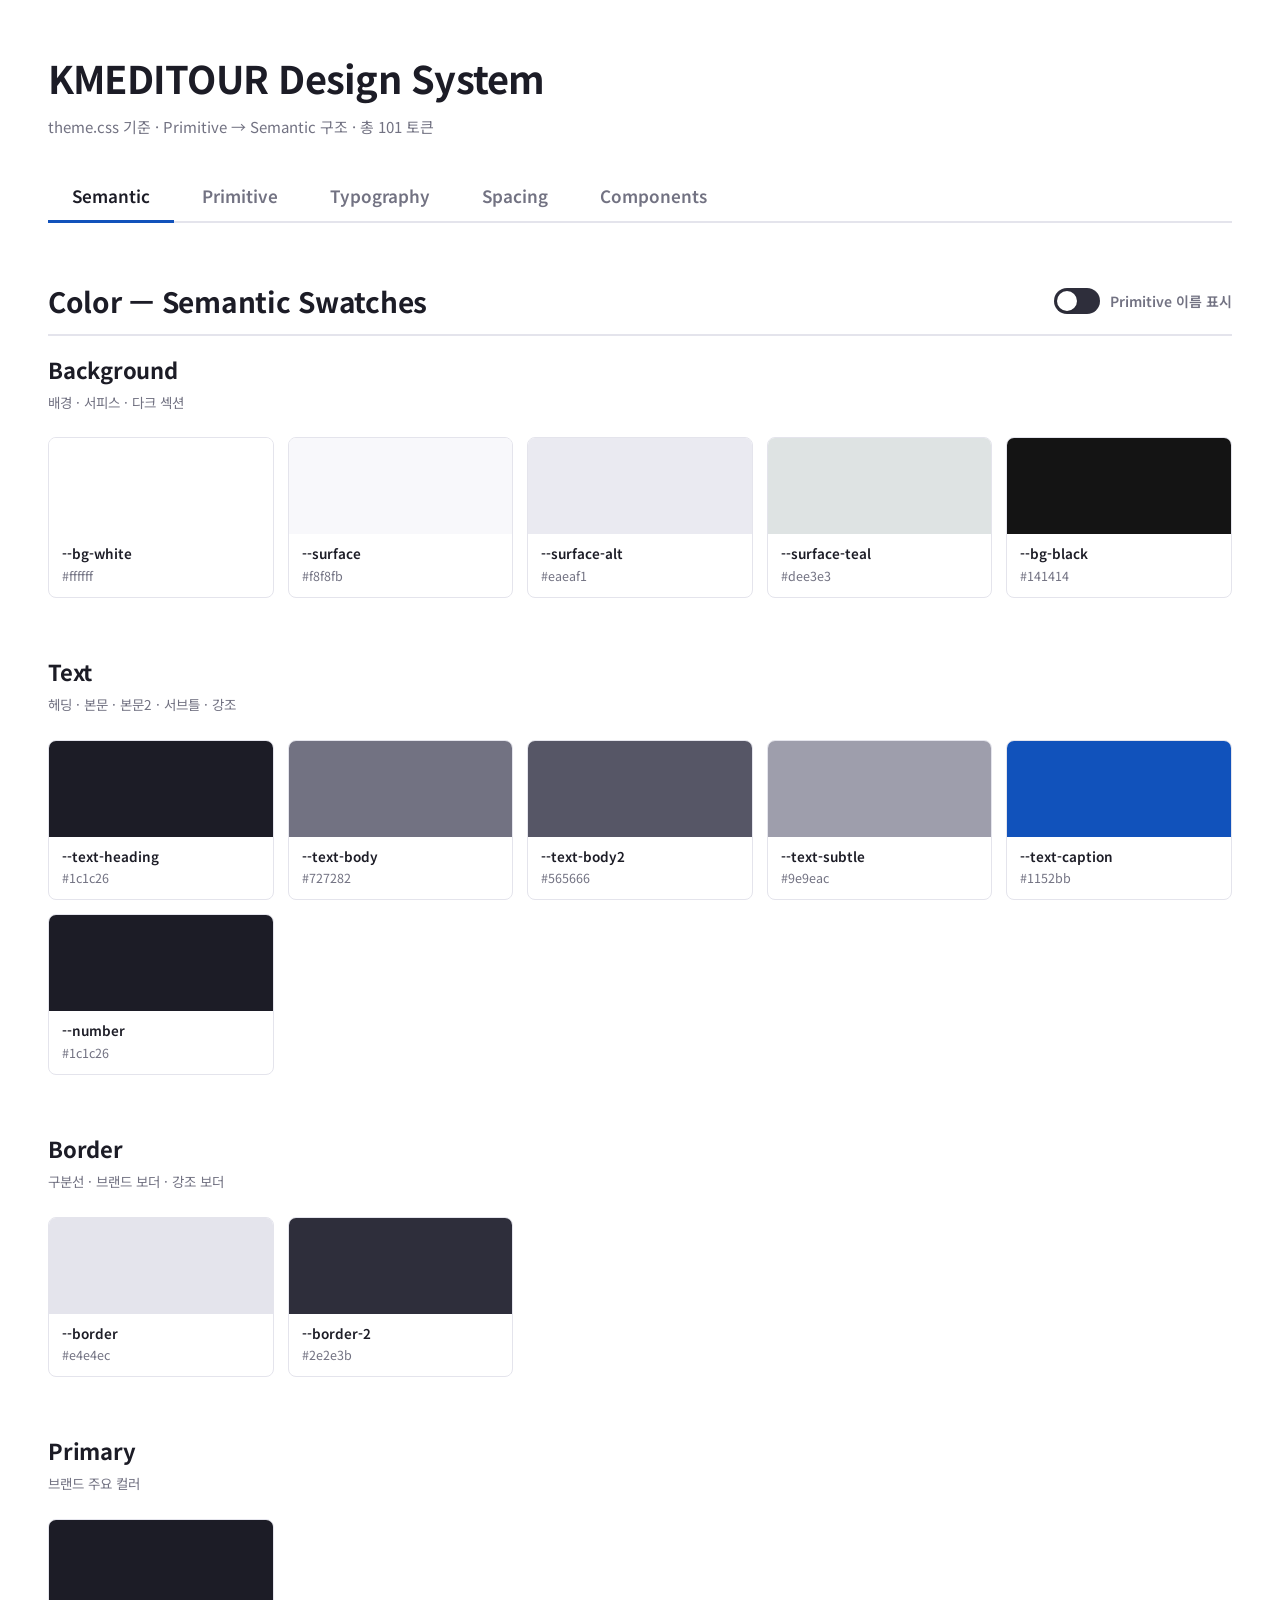
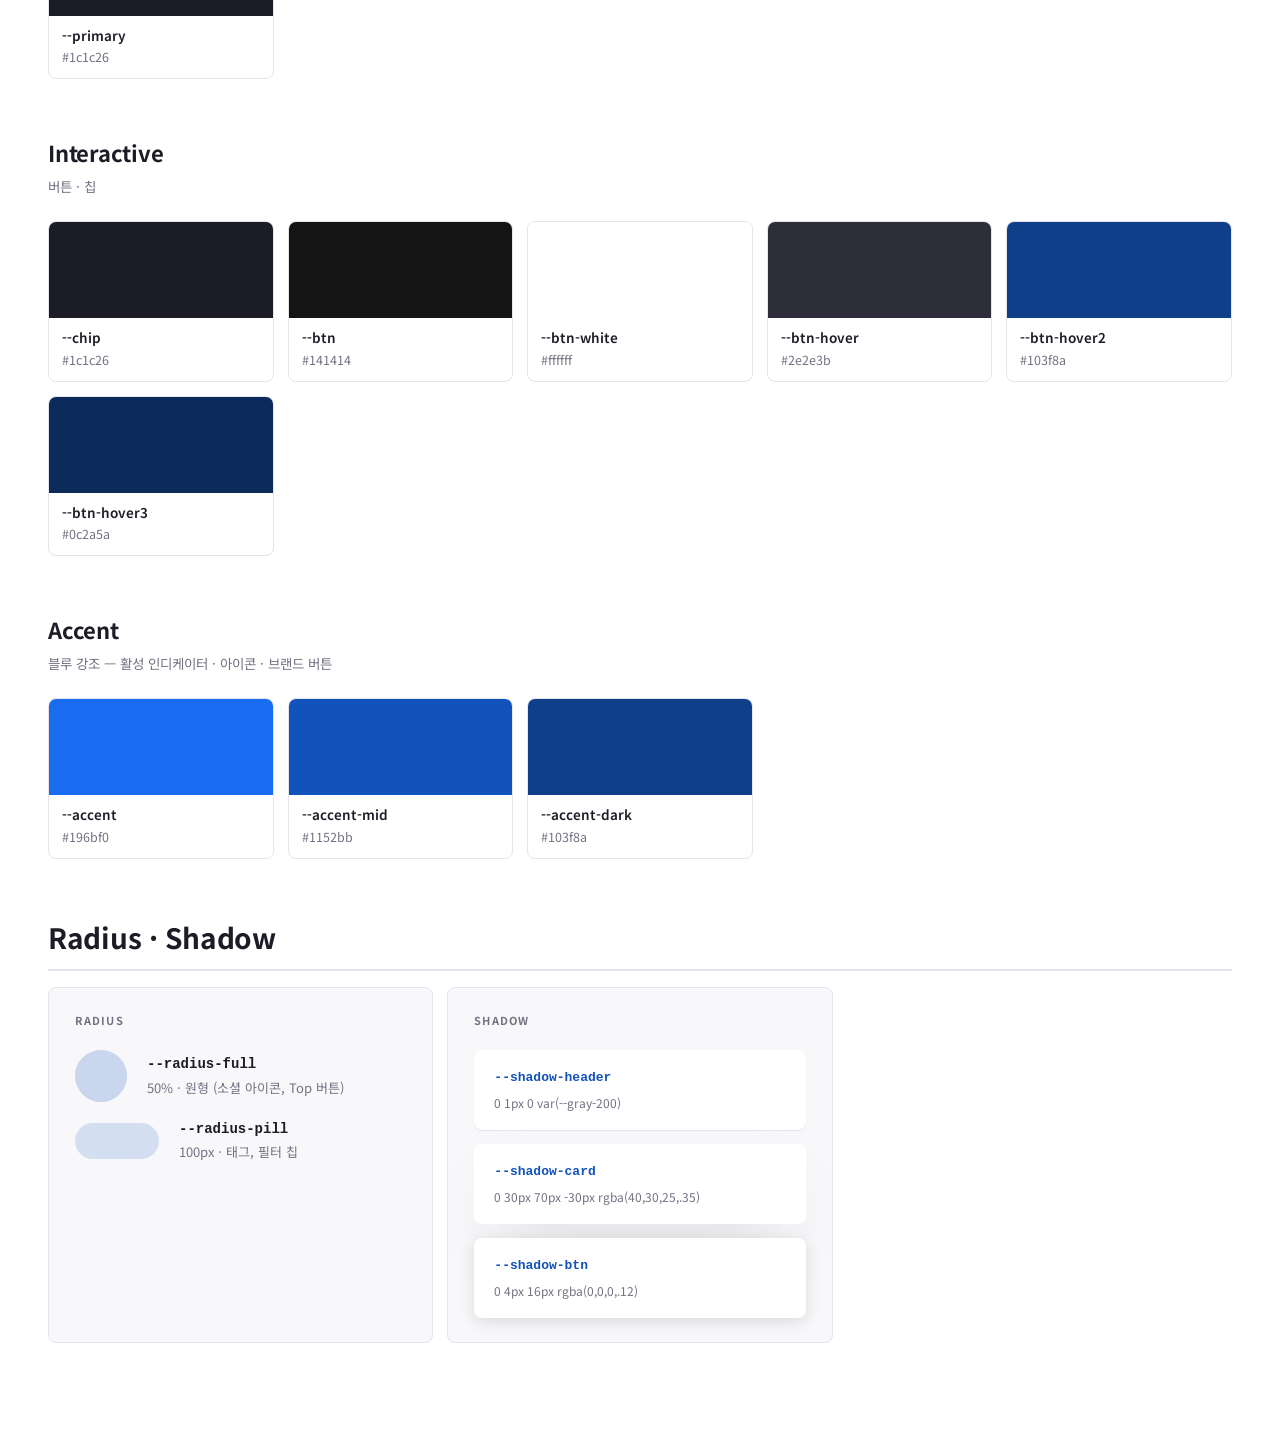
<file: design-system.html>
<!DOCTYPE html>
<html lang="ko">
<head>
<meta charset="UTF-8">
<meta name="viewport" content="width=device-width, initial-scale=1">
<title>KMEDITOUR — Design System</title>
<link rel="preconnect" href="https://fonts.googleapis.com">
<link rel="preconnect" href="https://fonts.gstatic.com" crossorigin>
<link href="https://fonts.googleapis.com/css2?family=Noto+Sans+KR:wght@400;500;600;700&display=swap" rel="stylesheet">
<link rel="stylesheet" href="theme.css">
<style>
:root { --ui: 'Noto Sans KR', sans-serif; }

body {
  font-family: var(--ui);
  background: var(--bg-white);
  color: var(--text-body);
  margin: 0;
  padding: 48px 48px 100px;
  font-size: 16px;
  line-height: 1.6;
}

h1 { font-weight: 700; color: var(--text-heading); font-size: 38px; margin: 0 0 6px; letter-spacing: -.02em; }
.sub { color: var(--text-body); margin: 0 0 32px; font-size: 15px; }
h2 { font-weight: 700; color: var(--text-heading); font-size: 28px; margin: 56px 0 16px; border-bottom: 2px solid var(--border); padding-bottom: 10px; letter-spacing: -.01em; }

/* ─── Tabs ─── */
.tabs { display: flex; gap: 4px; margin: 0 0 40px; border-bottom: 2px solid var(--border); }
.tab {
  appearance: none; border: none; background: none;
  font-family: var(--ui); font-size: 17px; font-weight: 600;
  color: var(--text-body);
  padding: 12px 24px; cursor: pointer;
  border-bottom: 3px solid transparent; margin-bottom: -2px;
  transition: color .2s, border-color .2s;
}
.tab:hover { color: var(--text-heading); }
.tab.active { color: var(--text-heading); border-bottom-color: var(--text-caption); }
.panel { display: none; }
.panel.active { display: block; }

/* ─── Section header + toggle ─── */
.sec-head { display: flex; align-items: center; justify-content: space-between; gap: 16px; margin: 56px 0 16px; border-bottom: 2px solid var(--border); padding-bottom: 10px; flex-wrap: wrap; }
.sec-head h2 { margin: 0; border: none; padding: 0; }
.toggle { display: inline-flex; align-items: center; gap: 10px; font-size: 14px; font-weight: 600; color: var(--text-body); cursor: pointer; user-select: none; }
.toggle input { position: absolute; opacity: 0; width: 0; height: 0; }
.track { width: 46px; height: 26px; border-radius: 99px; background: var(--border-2); position: relative; transition: background .2s; flex-shrink: 0; }
.track::after { content: ""; position: absolute; top: 3px; left: 3px; width: 20px; height: 20px; border-radius: 50%; background: var(--white); box-shadow: 0 1px 3px rgba(0,0,0,.25); transition: transform .2s; }
.toggle input:checked + .track { background: var(--text-caption); }
.toggle input:checked + .track::after { transform: translateX(20px); }

/* ─── Color swatches ─── */
.swrow { margin-bottom: 56px; }
.rtitle { font-size: 22px; font-weight: 700; color: var(--text-heading); margin: 0 0 5px; letter-spacing: -.01em; }
.rdesc { font-size: 13.5px; color: var(--text-body); margin: 0 0 24px; }
.grid { display: grid; grid-template-columns: repeat(auto-fill, minmax(190px, 1fr)); gap: 14px; }
.sw { position: relative; border: 1px solid var(--border); border-radius: 8px; overflow: hidden; background: var(--white); }
.sw .c { height: 96px; }
.sw .l { padding: 11px 13px; }
.sw .n { font-size: 13.5px; color: var(--text-heading); font-weight: 600; line-height: 1.3; word-break: break-all; }
.sw .h { font-size: 12.5px; color: var(--text-body); margin-top: 3px; font-weight: 400; }
.sw .h .pm { display: none; }
.sw .h .pm .pn { color: var(--red-500); font-weight: 600; }
body.show-prim .sw .h .pm { display: inline; }
.fan { position: absolute; top: 8px; right: 8px; font-size: 12px; font-weight: 700; color: var(--white); background: rgba(0,0,0,.32); border-radius: 99px; padding: 2px 8px; backdrop-filter: blur(2px); }
.fan.hot { background: var(--text-caption); }

/* ─── Typography ─── */
.type-grid { display: flex; flex-direction: column; gap: 6px; }
.type-row {
  display: grid;
  grid-template-columns: 180px 1fr 200px;
  align-items: center;
  gap: 24px;
  padding: 14px 20px;
  border: 1px solid var(--border);
  border-radius: 8px;
  background: var(--surface);
}
.type-token { font-size: 13px; font-weight: 700; color: var(--text-caption); font-family: ui-monospace, monospace; }
.type-preview { color: var(--text-heading); font-family: Optima, Candara, "Pretendard", sans-serif; line-height: 1.1; white-space: nowrap; overflow: hidden; text-overflow: ellipsis; }
.type-meta { font-size: 12.5px; color: var(--text-body); text-align: right; }

/* ─── Spacing ─── */
.space-grid { display: flex; flex-direction: column; gap: 6px; }
.space-row {
  display: grid;
  grid-template-columns: 160px 1fr 120px;
  align-items: center;
  gap: 20px;
  padding: 10px 20px;
  border: 1px solid var(--border);
  border-radius: 8px;
  background: var(--surface);
}
.space-token { font-size: 13px; font-weight: 700; color: var(--text-caption); font-family: ui-monospace, monospace; }
.space-bar-wrap { height: 10px; background: var(--border); border-radius: 99px; overflow: hidden; }
.space-bar { height: 100%; background: var(--text-caption); border-radius: 99px; opacity: 0.7; }
.space-val { font-size: 12.5px; color: var(--text-body); text-align: right; font-family: ui-monospace, monospace; }

/* ─── Radius / Shadow ─── */
.nc-grid { display: grid; grid-template-columns: repeat(auto-fill, minmax(300px, 1fr)); gap: 14px; }
.ncard { background: var(--surface); border: 1px solid var(--border); border-radius: 8px; padding: 24px 26px; }
.nclab { font-size: 11px; font-weight: 700; letter-spacing: .1em; text-transform: uppercase; color: var(--text-body); margin: 0 0 20px; }
.r-row { display: flex; align-items: center; gap: 20px; margin-bottom: 16px; }
.r-row:last-child { margin-bottom: 0; }
.r-prev-full { width: 48px; height: 48px; flex-shrink: 0; background: var(--text-caption); opacity: 0.2; border-radius: 50%; border: 2px solid var(--text-caption); }
.r-prev-pill { width: 80px; height: 32px; flex-shrink: 0; background: var(--text-caption); opacity: 0.15; border-radius: 100px; border: 2px solid var(--text-caption); }
.r-meta .code { font-size: 14px; font-weight: 700; color: var(--text-heading); font-family: ui-monospace, monospace; }
.r-meta .desc { font-size: 13px; color: var(--text-body); margin-top: 2px; }
.sh-row { display: flex; flex-direction: column; gap: 14px; }
.sh-item { padding: 18px 20px; background: var(--white); border-radius: 8px; }
.sh-item.sh-header { box-shadow: var(--shadow-header); }
.sh-item.sh-card { box-shadow: var(--shadow-card); }
.sh-item.sh-btn { box-shadow: var(--shadow-btn); }
.sh-token { font-size: 13px; font-weight: 700; color: var(--text-caption); font-family: ui-monospace, monospace; }
.sh-val { font-size: 12px; color: var(--text-body); margin-top: 4px; }

/* ─── Primary ─── */
.primary-showcase {
  display: grid;
  grid-template-columns: 260px 1fr;
  border-radius: 10px;
  overflow: hidden;
  border: 1px solid var(--border);
  margin-bottom: 8px;
}
.primary-swatch {
  background: var(--primary);
  display: flex;
  flex-direction: column;
  justify-content: flex-end;
  padding: 24px;
  gap: 4px;
}
.primary-swatch .ps-name { font-size: 13px; font-weight: 700; color: rgba(255,255,255,.55); letter-spacing: .06em; text-transform: uppercase; }
.primary-swatch .ps-hex  { font-size: 22px; font-weight: 700; color: #fff; font-family: ui-monospace, monospace; letter-spacing: .02em; }
.primary-swatch .ps-var  { font-size: 12px; color: rgba(255,255,255,.45); margin-top: 2px; font-family: ui-monospace, monospace; }
.primary-usage {
  background: var(--surface);
  padding: 24px 28px;
  display: flex;
  flex-direction: column;
  gap: 16px;
  justify-content: center;
}
.primary-usage .pu-label { font-size: 11px; font-weight: 700; letter-spacing: .1em; text-transform: uppercase; color: var(--text-subtle); margin-bottom: 4px; }
.primary-usage .pu-row   { display: flex; align-items: center; gap: 12px; flex-wrap: wrap; }
.pu-btn  { display: inline-flex; align-items: center; height: 40px; padding: 0 20px; font-size: 13px; font-weight: 600; letter-spacing: .06em; background: var(--primary); color: #fff; border: none; border-radius: 2px; cursor: default; }
.pu-text { font-size: 18px; font-weight: 700; color: var(--primary); font-family: Optima, Candara, "Pretendard", sans-serif; }
.pu-border { display: inline-flex; align-items: center; height: 40px; padding: 0 20px; font-size: 13px; font-weight: 600; color: var(--primary); border: 1.5px solid var(--primary); border-radius: 2px; background: transparent; cursor: default; }
.pu-dot { width: 36px; height: 36px; border-radius: 50%; background: var(--primary); }

/* ─── Components ─── */
.comp-row { display: flex; gap: 14px; flex-wrap: wrap; align-items: center; margin-bottom: 14px; }
.ds-btn {
  display: inline-flex; align-items: center; justify-content: center;
  height: 54px; padding: 0 28px;
  font-family: var(--ui); font-size: 14px; font-weight: 600;
  letter-spacing: 0.08em; cursor: pointer;
  transition: background .3s, color .3s;
}
.ds-btn-solid { background: var(--btn); color: var(--white); border: none; }
.ds-btn-solid:hover { background: var(--btn-hover); }
.ds-btn-outline { background: transparent; border: 1px solid var(--text-heading); color: var(--text-heading); }
.ds-btn-outline:hover { background: var(--text-heading); color: var(--bg-white); }
.ds-btn-primary2 { background: var(--blue-700); color: var(--white); border: none; }
.ds-btn-primary2:hover { background: var(--btn-hover3); }
.ds-card {
  background: var(--white); border: 1px solid var(--border);
  border-radius: 8px; padding: 24px 26px; max-width: 340px;
  box-shadow: var(--shadow-card);
}
.ds-card h3 { font-weight: 700; font-size: 20px; color: var(--text-heading); margin: 0 0 8px; }
.ds-card p { color: var(--text-body); font-size: 15px; margin: 0; line-height: 1.7; }
.ds-card .ds-eyebrow { font-size: 12px; font-weight: 700; letter-spacing: .1em; text-transform: uppercase; color: var(--text-caption); margin: 0 0 10px; }
.ds-chip {
  display: inline-block; padding: 7px 16px; border-radius: var(--radius-pill);
  font-size: 13px; font-weight: 600; font-family: var(--ui);
}
.ds-chip-active { background: var(--chip); color: var(--white); }
.ds-chip-idle { background: transparent; border: 2px solid var(--border-2); color: var(--chip); }
.ds-section-preview {
  background: var(--surface); border-radius: 8px; padding: 40px 36px;
  border: 1px solid var(--border);
}
.ds-section-preview .ey { font-size: 13px; font-weight: 700; letter-spacing: .1em; text-transform: uppercase; color: var(--text-caption); margin: 0 0 14px; }
.ds-section-preview .ttl { font-size: 32px; font-weight: 700; color: var(--text-heading); line-height: 1.1; margin: 0 0 14px; letter-spacing: -.02em; font-family: Optima, Candara, "Pretendard", sans-serif; }
.ds-section-preview .body { font-size: 15px; color: var(--text-body); max-width: 48ch; line-height: 1.75; }
.ds-dark-preview {
  background: var(--bg-black); border-radius: 8px; padding: 40px 36px;
  color: var(--white);
}
.ds-dark-preview .ttl { font-size: 28px; font-weight: 700; letter-spacing: -.01em; margin: 0 0 12px; font-family: Optima, Candara, "Pretendard", sans-serif; }
.ds-dark-preview .body { font-size: 15px; color: rgba(255,255,255,0.62); line-height: 1.75; }
.ds-cta-preview {
  background: var(--bg-black); border-radius: 8px; padding: 40px 36px;
  color: var(--white); text-align: center;
}
.ds-cta-preview .ttl { font-size: 28px; font-weight: 700; margin: 0 0 12px; font-family: Optima, Candara, "Pretendard", sans-serif; }
.ds-cta-preview .body { font-size: 15px; color: rgba(255,255,255,0.85); margin-bottom: 24px; }
.comp-label { font-size: 12px; font-weight: 700; letter-spacing: .08em; text-transform: uppercase; color: var(--text-body); margin: 28px 0 10px; }

/* ─── Print ─── */
@media print {
  * { -webkit-print-color-adjust: exact; print-color-adjust: exact; }

  body {
    padding: 24px 32px; font-size: 13px;
    background: #ffffff !important;
  }
  /* 배경·서피스 계열 흰색으로 */
  :root {
    --bg-white: #ffffff !important;
    --surface: #f8f8f8 !important;
  }
  .sw, .ncard, .type-row, .space-row, .ds-section-preview {
    background: #ffffff !important;
  }

  /* 탭 네비게이션 숨김 */
  .tabs { display: none !important; }
  .toggle { display: none !important; }

  /* 모든 패널 표시 */
  .panel { display: block !important; }

  /* 탭 섹션 구분: 각 패널 앞에 탭 제목 표시 */
  #panel-semantic::before  { content: "Semantic"; display: block; font-size: 22px; font-weight: 700; color: var(--text-heading); border-bottom: 3px solid var(--text-caption); padding-bottom: 8px; margin-bottom: 24px; }
  #panel-primitive::before { content: "Primitive"; display: block; font-size: 22px; font-weight: 700; color: var(--text-heading); border-bottom: 3px solid var(--text-caption); padding-bottom: 8px; margin-bottom: 24px; }
  #panel-type::before      { content: "Typography"; display: block; font-size: 22px; font-weight: 700; color: var(--text-heading); border-bottom: 3px solid var(--text-caption); padding-bottom: 8px; margin-bottom: 24px; }
  #panel-spacing::before   { content: "Spacing"; display: block; font-size: 22px; font-weight: 700; color: var(--text-heading); border-bottom: 3px solid var(--text-caption); padding-bottom: 8px; margin-bottom: 24px; }
  #panel-components::before{ content: "Components"; display: block; font-size: 22px; font-weight: 700; color: var(--text-heading); border-bottom: 3px solid var(--text-caption); padding-bottom: 8px; margin-bottom: 24px; }

  /* 패널 간 페이지 나누기 */
  #panel-primitive { page-break-before: always; margin-top: 0; }
  #panel-type      { page-break-before: always; margin-top: 0; }
  #panel-spacing   { page-break-before: always; margin-top: 0; }
  #panel-components{ page-break-before: always; margin-top: 0; }

  /* 색상 그리드: 컬럼 고정 */
  .grid { grid-template-columns: repeat(4, 1fr); gap: 10px; }
  .sw .c { height: 72px; }

  /* 타이포·스페이싱 행 줄 나눔 방지 */
  .type-row, .space-row { page-break-inside: avoid; }

  /* 카드·섹션 프리뷰 줄 나눔 방지 */
  .ncard, .ds-card, .ds-section-preview, .ds-dark-preview, .ds-cta-preview { page-break-inside: avoid; }

  h1 { font-size: 28px; }
  h2 { font-size: 20px; margin-top: 32px; }
}
</style>
</head>
<body>

<h1>KMEDITOUR Design System</h1>
<p class="sub">theme.css 기준 · Primitive → Semantic 구조 · 총 101 토큰</p>

<div class="tabs">
  <button class="tab active" data-tab="semantic">Semantic</button>
  <button class="tab" data-tab="primitive">Primitive</button>
  <button class="tab" data-tab="type">Typography</button>
  <button class="tab" data-tab="spacing">Spacing</button>
  <button class="tab" data-tab="components">Components</button>
</div>

<!-- ==============================
     탭 1 : SEMANTIC
     ============================== -->
<section class="panel active" id="panel-semantic">

  <div class="sec-head">
    <h2>Color — Semantic Swatches</h2>
    <label class="toggle">
      <input type="checkbox" id="primToggle">
      <span class="track"></span>Primitive 이름 표시
    </label>
  </div>
  <div id="semRows"></div>

  <h2>Radius · Shadow</h2>
  <div class="nc-grid">
    <div class="ncard">
      <p class="nclab">Radius</p>
      <div class="r-row">
        <span class="r-prev-full"></span>
        <div class="r-meta">
          <div class="code">--radius-full</div>
          <div class="desc">50% · 원형 (소셜 아이콘, Top 버튼)</div>
        </div>
      </div>
      <div class="r-row">
        <span class="r-prev-pill"></span>
        <div class="r-meta">
          <div class="code">--radius-pill</div>
          <div class="desc">100px · 태그, 필터 칩</div>
        </div>
      </div>
    </div>

    <div class="ncard">
      <p class="nclab">Shadow</p>
      <div class="sh-row">
        <div class="sh-item sh-header">
          <div class="sh-token">--shadow-header</div>
          <div class="sh-val">0 1px 0 var(--gray-200)</div>
        </div>
        <div class="sh-item sh-card">
          <div class="sh-token">--shadow-card</div>
          <div class="sh-val">0 30px 70px -30px rgba(40,30,25,.35)</div>
        </div>
        <div class="sh-item sh-btn">
          <div class="sh-token">--shadow-btn</div>
          <div class="sh-val">0 4px 16px rgba(0,0,0,.12)</div>
        </div>
      </div>
    </div>
  </div>

</section>

<!-- ==============================
     탭 2 : PRIMITIVE
     ============================== -->
<section class="panel" id="panel-primitive">
  <h2>Primitive Palette</h2>
  <p class="sub" style="margin-top:-6px">실제 사용 중인 원시 색상 14개. 우측 숫자 = 이 색을 참조하는 Semantic 토큰 수. 빨간 배지 = 3개 이상.</p>
  <div id="primRows"></div>
</section>

<!-- ==============================
     탭 3 : TYPOGRAPHY
     ============================== -->
<section class="panel" id="panel-type">
  <h2>Font Family</h2>
  <div class="nc-grid">
    <div class="ncard">
      <p class="nclab">Font · --font-sans</p>
      <div style="font-family: Optima, Candara, 'Pretendard', sans-serif; font-size: 48px; line-height: 1; color: var(--text-heading); margin-bottom: 12px; font-weight: 400;">Aa 가나다</div>
      <div style="font-size: 13px; color: var(--text-body);">Optima, Candara, "Pretendard", source-sans-pro, sans-serif</div>
    </div>
  </div>

  <h2>Font Size Scale</h2>
  <div class="type-grid" id="typeRows"></div>

  <h2>Letter Spacing Scale</h2>
  <div class="type-grid" id="trackRows"></div>
</section>

<!-- ==============================
     탭 4 : SPACING
     ============================== -->
<section class="panel" id="panel-spacing">
  <h2>Spacing Scale</h2>
  <div class="space-grid" id="spaceRows"></div>
</section>

<!-- ==============================
     탭 5 : COMPONENTS
     ============================== -->
<section class="panel" id="panel-components">

  <h2>Primary Color</h2>
  <div class="primary-showcase">
    <div class="primary-swatch">
      <span class="ps-name">Primary</span>
      <span class="ps-hex" id="primary-hex">#1a1d23</span>
      <span class="ps-var">--primary → --gray-900</span>
    </div>
    <div class="primary-usage">
      <div>
        <div class="pu-label">Usage</div>
        <div class="pu-row">
          <span class="pu-btn">상담예약하기</span>
          <span class="pu-border">더 알아보기</span>
          <span class="pu-text">KMEDITOUR</span>
          <span class="pu-dot"></span>
        </div>
      </div>
      <div style="font-size:12.5px;color:var(--text-subtle);line-height:1.7;">
        <code style="background:var(--border);padding:1px 6px;border-radius:3px;font-size:11.5px;">--chip</code>
        <code style="background:var(--border);padding:1px 6px;border-radius:3px;font-size:11.5px;">--text-heading</code>
        <code style="background:var(--border);padding:1px 6px;border-radius:3px;font-size:11.5px;">--primary</code>
        → <strong style="color:var(--text-heading)">--gray-900</strong> (#1c1c26) ·
        <code style="background:var(--border);padding:1px 6px;border-radius:3px;font-size:11.5px;">--btn</code>
        → <strong style="color:var(--text-heading)">--gray-950</strong> (#14141c)
      </div>
    </div>
  </div>

  <h2>Button</h2>
  <div class="comp-row">
    <button class="ds-btn ds-btn-solid">상담예약하기</button>
    <button class="ds-btn ds-btn-primary2">대표 전화하기</button>
    <button class="ds-btn ds-btn-outline">더 알아보기</button>
  </div>
  <div style="font-size:13px;color:var(--text-body);margin-top:8px;line-height:2;">
    Solid: <code style="font-size:12px;background:var(--surface);padding:2px 7px;border-radius:4px;">--btn</code> hover → <code style="font-size:12px;background:var(--surface);padding:2px 7px;border-radius:4px;">--btn-hover</code> ·
    Primary2: <code style="font-size:12px;background:var(--surface);padding:2px 7px;border-radius:4px;">--blue-700</code> hover → <code style="font-size:12px;background:var(--surface);padding:2px 7px;border-radius:4px;">--btn-hover3</code> (deep blue)
  </div>

  <h2>Filter Chip</h2>
  <div class="comp-row">
    <span class="ds-chip ds-chip-active">전체</span>
    <span class="ds-chip ds-chip-idle">의료</span>
    <span class="ds-chip ds-chip-idle">관광</span>
    <span class="ds-chip ds-chip-idle">숙소</span>
  </div>

  <h2>Card</h2>
  <p class="comp-label">Light Surface</p>
  <div class="ds-card">
    <p class="ds-eyebrow">KMEDITOUR</p>
    <h3>전담 코디네이터 케어</h3>
    <p>카드 배경 <code style="font-size:12px;background:var(--border);padding:1px 6px;border-radius:3px;">--white</code>, 텍스트 <code style="font-size:12px;background:var(--border);padding:1px 6px;border-radius:3px;">--text-body</code>, 보더 <code style="font-size:12px;background:var(--border);padding:1px 6px;border-radius:3px;">--border</code></p>
  </div>

  <h2>Section Pattern</h2>
  <p class="comp-label">Light Section (--surface)</p>
  <div class="ds-section-preview">
    <p class="ey">KMEDITOUR</p>
    <p class="ttl">의료부터 관광까지<br>모든 케어</p>
    <p class="body">전담 코디네이터가 당신만의 맞춤 케어로 특별한 한국 여행을 완성합니다. 색상: <strong style="color:var(--text-caption)">--caption</strong> / <strong style="color:var(--text-heading)">--heading</strong> / <strong style="color:var(--text-body)">--body</strong></p>
  </div>

  <p class="comp-label" style="margin-top:24px;">Dark Section (--bg-black)</p>
  <div class="ds-dark-preview">
    <p class="ttl">신뢰할 수 있는 파트너</p>
    <p class="body">배경 <code style="font-size:12px;background:rgba(255,255,255,0.12);color:#fff;padding:1px 6px;border-radius:3px;">--bg-black</code> (#141414) · 텍스트 rgba(255,255,255,0.62)</p>
  </div>

  <p class="comp-label" style="margin-top:24px;">CTA Section (--bg-black)</p>
  <div class="ds-cta-preview">
    <p class="ttl">지금 바로 상담 예약하세요</p>
    <p class="body">배경 <code style="font-size:12px;background:rgba(255,255,255,0.15);color:#fff;padding:1px 6px;border-radius:3px;">--bg-black</code> (#141414)</p>
    <button class="ds-btn ds-btn-solid" style="background:var(--white);color:var(--bg-black);">예약하기</button>
  </div>

</section>

<script>
/* ─── 데이터 ─── */

// Semantic 그룹
const SEM_GROUPS = [
  {
    key: 'background',
    title: 'Background',
    desc: '배경 · 서피스 · 다크 섹션',
    tokens: ['bg-white','surface','surface-alt','surface-teal','bg-black']
  },
  {
    key: 'text',
    title: 'Text',
    desc: '헤딩 · 본문 · 본문2 · 서브틀 · 강조',
    tokens: ['text-heading','text-body','text-body2','text-subtle','text-caption','number']
  },
  {
    key: 'border',
    title: 'Border',
    desc: '구분선 · 브랜드 보더 · 강조 보더',
    tokens: ['border','border-2']
  },
  {
    key: 'primary',
    title: 'Primary',
    desc: '브랜드 주요 컬러',
    tokens: ['primary']
  },
  {
    key: 'interactive',
    title: 'Interactive',
    desc: '버튼 · 칩',
    tokens: ['chip','btn','btn-white','btn-hover','btn-hover2','btn-hover3']
  },
  {
    key: 'accent',
    title: 'Accent',
    desc: '블루 강조 — 활성 인디케이터 · 아이콘 · 브랜드 버튼',
    tokens: ['accent','accent-mid','accent-dark']
  },
];

// Primitive 팔레트
const PRIM = {
  '#ffffff': ['white',    'Gray'],
  '#f8f8fb': ['gray-50',  'Gray'],
  '#eaeaf1': ['gray-150', 'Gray'],
  '#e4e4ec': ['gray-200', 'Gray'],
  '#9e9eac': ['gray-400', 'Gray'],
  '#727282': ['gray-500', 'Gray'],
  '#565666': ['gray-600', 'Gray'],
  '#2e2e3b': ['gray-800', 'Gray'],
  '#1c1c26': ['gray-900', 'Gray'],
  '#141414': ['gray-950', 'Gray'],
  '#196bf0': ['blue-500', 'Blue'],
  '#1152bb': ['blue-600', 'Blue'],
  '#103f8a': ['blue-700', 'Blue'],
  '#0c2a5a': ['blue-800', 'Blue'],
  '#e9b949': ['gold-500', 'Gold'],
  '#d9a326': ['gold-600', 'Gold'],
  '#a07622': ['gold-700', 'Gold'],
  '#6a4d1b': ['gold-800', 'Gold'],
  '#dee3e3': ['teal-100', 'Teal'],
};
const PRIM_ORDER = ['Gray', 'Blue', 'Gold', 'Teal'];
const PRIM_DESC  = {
  'Gray': 'Cool Gray + Deep Dark 스케일 — 배경부터 다크 섹션까지',
  'Blue': '브랜드 블루 (anchor: --blue-700 hsl 217°) — accent · 아이콘 · 버튼',
  'Gold': '골드 앰버 (hue 40–42°, blue 보색) — 포인트 · 럭셔리 강조',
  'Teal': 'Teal — 라이트 서피스(surface-teal)',
};

/* ─── 유틸 ─── */
const cs = getComputedStyle(document.documentElement);
// var() 체인을 재귀 해소해 최종 hex 값을 반환
const hexOf = n => {
  const raw = cs.getPropertyValue('--' + n).trim();
  const m = raw.match(/^var\(--([^,)]+)/);
  return m ? hexOf(m[1].trim()) : raw.toLowerCase();
};
const norm = h => { h = h.toLowerCase(); if (h.length === 4) h = '#' + [...h.slice(1)].map(c => c+c).join(''); return h; };

// Semantic → Primitive 매핑 (primitive 이름 역산)
const primNameOf = varName => {
  const h = norm(hexOf(varName));
  const p = PRIM[h];
  return p ? p[0] : '';
};

// Fan-in: Semantic 토큰이 참조하는 Primitive 색 카운트
const fan = {};
SEM_GROUPS.forEach(g => g.tokens.forEach(n => {
  const h = norm(hexOf(n));
  if (h) fan[h] = (fan[h] || 0) + 1;
}));

/* ─── 색상 카드 렌더 ─── */
function swCard(bg, name, hexVal, fanCount, primName) {
  let badge = '';
  if (fanCount !== undefined) {
    const hot = fanCount >= 3 ? ' hot' : '';
    badge = `<span class="fan${hot}">${fanCount}</span>`;
  }
  const pmSpan = primName
    ? `<span class="pm">  ·  <span class="pn">${primName}</span></span>`
    : '';
  return `<div class="sw">
    <div class="c" style="background:${bg}"></div>${badge}
    <div class="l">
      <div class="n">--${name}</div>
      <div class="h">${hexVal}${pmSpan}</div>
    </div>
  </div>`;
}

/* ─── 탭1: Semantic 렌더 ─── */
const semWrap = document.getElementById('semRows');
SEM_GROUPS.forEach(g => {
  const sws = g.tokens.map(n => {
    const hex = hexOf(n);
    const pn  = primNameOf(n);
    return swCard(`var(--${n})`, n, hex, undefined, pn);
  }).join('');
  const div = document.createElement('div');
  div.className = 'swrow';
  div.innerHTML = `<div class="rtitle">${g.title}</div><div class="rdesc">${g.desc}</div><div class="grid">${sws}</div>`;
  semWrap.appendChild(div);
});

/* ─── 탭2: Primitive 렌더 ─── */
const primWrap = document.getElementById('primRows');
PRIM_ORDER.forEach(g => {
  const items = Object.entries(PRIM).filter(([, v]) => v[1] === g);
  if (!items.length) return;
  const sws = items.map(([hex, [nm]]) =>
    swCard(hex, nm, hex.toUpperCase(), fan[norm(hex)] || 0)
  ).join('');
  const div = document.createElement('div');
  div.className = 'swrow';
  div.innerHTML = `<div class="rtitle">${g}</div><div class="rdesc">${PRIM_DESC[g] || ''}</div><div class="grid">${sws}</div>`;
  primWrap.appendChild(div);
});

/* ─── 탭3: Typography 렌더 ─── */
const typeData = [
  { token: '--text-10',   val: '10px',                     label: 'Brand subline, 푸터 소문자' },
  { token: '--text-xs',   val: '11px',                     label: '레이블, 배지' },
  { token: '--text-12',   val: '12.5px',                   label: '날짜, 보조 메타' },
  { token: '--text-sm',   val: '13px',                     label: '링크, 카테고리' },
  { token: '--text-14',   val: '14px',                     label: '버튼, 필터' },
  { token: '--text-base', val: '15px',                     label: '아이브로우, UI' },
  { token: '--text-md',   val: '17px',                     label: '본문 텍스트' },
  { token: '--text-18',   val: '18px',                     label: 'CTA 설명, 멤버십' },
  { token: '--text-lg',   val: '19px',                     label: 'GNB, 카드 설명' },
  { token: '--text-21',   val: '21px',                     label: 'HIW 제목, 아코디언, 비교 타이틀 (모바일)' },
  { token: '--text-23',   val: '23px',                     label: '비교 제목 (데스크탑)' },
  { token: '--text-24',   val: '24px',                     label: '예약 값, 푸터 브랜드' },
  { token: '--text-xl',   val: '25px',                     label: '뉴스 카드 제목' },
  { token: '--text-2xl',  val: '28px',                     label: 'Stay 카드 제목' },
  { token: '--text-30',   val: '30px',                     label: '히어로 설명, 카드 타이틀' },
  { token: '--text-3xl',  val: 'clamp(24px, 2.4vw, 34px)', label: '섹션 소제목' },
  { token: '--text-4xl',  val: 'clamp(30px, 3.4vw, 46px)', label: '섹션 제목' },
  { token: '--text-5xl',  val: 'clamp(38px, 5.4vw, 76px)', label: '대형 헤딩' },
  { token: '--text-6xl',  val: 'clamp(56px, 5vw, 80px)',   label: '초대형 헤딩' },
  { token: '--text-hero', val: 'clamp(44px, 6.6vw, 104px)', label: '히어로 타이틀' },
];
const typeWrap = document.getElementById('typeRows');
typeData.forEach(({ token, val, label }) => {
  const previewSizes = {
    '--text-10':'10px','--text-xs':'11px','--text-12':'12.5px','--text-sm':'13px',
    '--text-14':'14px','--text-base':'15px','--text-md':'17px','--text-18':'18px',
    '--text-lg':'19px','--text-21':'21px','--text-23':'23px','--text-24':'24px','--text-xl':'25px','--text-2xl':'28px',
    '--text-30':'30px','--text-3xl':'28px','--text-4xl':'32px',
    '--text-5xl':'36px','--text-6xl':'40px','--text-hero':'44px'
  };
  const pxSize = previewSizes[token] || '16px';
  const div = document.createElement('div');
  div.className = 'type-row';
  div.innerHTML = `
    <span class="type-token">${token}</span>
    <span class="type-preview" style="font-size:${pxSize}">의료부터 관광까지</span>
    <span class="type-meta">${val}<br><span style="opacity:.7">${label}</span></span>
  `;
  typeWrap.appendChild(div);
});

/* ─── 탭4: Spacing 렌더 ─── */
const spaceData = [
  { token: '--space-2px',    val: '2px' },
  { token: '--space-1',      val: '4px' },
  { token: '--space-1-5',    val: '6px' },
  { token: '--space-2',      val: '8px' },
  { token: '--space-2-5',    val: '10px' },
  { token: '--space-3',      val: '12px' },
  { token: '--space-4',      val: '16px' },
  { token: '--space-5',      val: '20px' },
  { token: '--space-6',      val: '24px' },
  { token: '--space-7',      val: '28px' },
  { token: '--space-8',      val: '32px' },
  { token: '--space-9',      val: '36px' },
  { token: '--space-10',     val: '40px' },
  { token: '--space-11',     val: '44px' },
  { token: '--space-12',     val: '48px' },
  { token: '--space-13',     val: '52px' },
  { token: '--space-14',     val: '56px' },
  { token: '--space-16',     val: '64px' },
  { token: '--space-18',     val: '72px' },
  { token: '--space-20',     val: '80px' },
  { token: '--space-gutter', val: 'clamp(16px, 1.6vw, 34px)' },
];
const maxPx = 80;
const spaceWrap = document.getElementById('spaceRows');
spaceData.forEach(({ token, val }) => {
  const px = parseFloat(val) || 24;
  const pct = Math.min((px / maxPx) * 100, 100);
  const div = document.createElement('div');
  div.className = 'space-row';
  div.innerHTML = `
    <span class="space-token">${token}</span>
    <div class="space-bar-wrap"><div class="space-bar" style="width:${pct}%"></div></div>
    <span class="space-val">${val}</span>
  `;
  spaceWrap.appendChild(div);
});

/* ─── 탭3: Letter Spacing 렌더 ─── */
const trackData = [
  { token: '--tracking-tighter', val: '-0.02em', label: '제목 압축' },
  { token: '--tracking-tight',   val: '-0.01em', label: '디스플레이 제목' },
  { token: '--tracking-snug',    val: '0.01em',  label: '본문 소제목' },
  { token: '--tracking-normal',  val: '0.02em',  label: '일반 간격 · brand' },
  { token: '--tracking-wide',    val: '0.1em',   label: '아이브로우 · 필터' },
  { token: '--tracking-wider',   val: '0.22em',  label: 'Brand small · 카드 키커' },
];
const trackWrap = document.getElementById('trackRows');
trackData.forEach(({ token, val, label }) => {
  const div = document.createElement('div');
  div.className = 'type-row';
  div.innerHTML = `
    <span class="type-token">${token}</span>
    <span class="type-preview" style="letter-spacing:${val}">의료부터 관광까지</span>
    <span class="type-meta">${val}<br><span style="opacity:.7">${label}</span></span>
  `;
  trackWrap.appendChild(div);
});

/* ─── Primary hex 동적 표시 ─── */
const primaryHexEl = document.getElementById('primary-hex');
if (primaryHexEl) primaryHexEl.textContent = norm(hexOf('primary'));

/* ─── 토글: Primitive 이름 on/off ─── */
document.getElementById('primToggle').addEventListener('change', e => {
  document.body.classList.toggle('show-prim', e.target.checked);
});

/* ─── 탭 전환 ─── */
document.querySelectorAll('.tab').forEach(t => {
  t.addEventListener('click', () => {
    document.querySelectorAll('.tab').forEach(x => x.classList.remove('active'));
    document.querySelectorAll('.panel').forEach(x => x.classList.remove('active'));
    t.classList.add('active');
    document.getElementById('panel-' + t.dataset.tab).classList.add('active');
    window.scrollTo({ top: 0, behavior: 'smooth' });
  });
});
</script>
</body>
</html>
</file>
<file: theme.css>
/* ============================================================
   KMEDITOUR — Design System Tokens
   Primitive → Semantic 구조
   ============================================================ */

:root {
  /* ─── Primitive: Color ─── */

  /* ── Gray Scale (번호↑ = 명도↓) ── */
  --white: #ffffff; /* 흰색 */
  --gray-50: #f8f8fb; /* 배경 서피스 */
  --gray-150: #eaeaf1; /* 구분선·배경 */
  --gray-200: #e4e4ec; /* 보더 기본 */
  --gray-400: #9e9eac; /* 서브텍스트 약 */
  --gray-500: #727282; /* 본문 텍스트 */
  --gray-600: #565666; /* 본문 텍스트2 */
  --gray-800: #2e2e3b; /* 강조 보더 */
  --gray-900: #1c1c26; /* 헤딩 텍스트 */
  --gray-950: #141414; /* 최강 다크·버튼 */

  /* ── Blue Scale (anchor: --blue-700 #103f8a = hsl 217° 79% 30%) ── */
  --blue-500: #196bf0; /* hsl 217° 88% 52% — 캡션·강조 */
  --blue-600: #1152bb; /* hsl 217° 83% 40% — 중간 강조 */
  --blue-700: #103f8a; /* hsl 217° 79% 30% — 기준색 */
  --blue-800: #0c2a5a; /* hsl 217° 76% 20% — 딥 네이비 */

  /* ── Gold Scale (blue 보색, hue 40–42° 웜 골드/앰버) ── */
  --gold-500: #e9b949; /* hsl 42° 78% 60% — 밝은 골드 */
  --gold-600: #d9a326; /* hsl 42° 70% 50% — 미디엄 골드 */
  --gold-700: #a07622; /* hsl 40° 65% 38% — 딥 앰버 */
  --gold-800: #6a4d1b; /* hsl 38° 60% 26% — 다크 브론즈 */

  /* Teal — 라이트 서피스 */
  --teal-100: #dee3e3;

  /* ─── Primitive: Typography ─── */

  --font-sans: Optima, Candara, "Pretendard", source-sans-pro, sans-serif;

  --text-10: 10px;
  --text-xs: 11px;
  --text-12: 12.5px;
  --text-sm: 13px;
  --text-14: 14px;
  --text-base: 15px;
  --text-md: 17px;
  --text-18: 18px;
  --text-lg: 19px;
  --text-21: 21px;
  --text-23: 23px;
  --text-24: 24px;
  --text-xl: 25px;
  --text-2xl: 28px;
  --text-30: 30px;
  --text-3xl: clamp(24px, 2.4vw, 34px);
  --text-4xl: clamp(30px, 3.4vw, 46px);
  --text-5xl: clamp(38px, 5.4vw, 76px);
  --text-6xl: clamp(56px, 5vw, 80px);
  --text-hero: clamp(44px, 6.6vw, 104px);

  /* ─── Primitive: Letter Spacing ─── */

  --tracking-tighter: -0.02em;
  --tracking-tight: -0.01em;
  --tracking-snug: 0.01em;
  --tracking-normal: 0.02em;
  --tracking-wide: 0.1em;
  --tracking-wider: 0.22em;

  /* ─── Primitive: Spacing ─── */
  --space-2px: 2px;
  --space-1: 4px;
  --space-1-5: 6px;
  --space-2: 8px;
  --space-2-5: 10px;
  --space-3: 12px;
  --space-4: 16px;
  --space-5: 20px;
  --space-6: 24px;
  --space-7: 28px;
  --space-8: 32px;
  --space-9: 36px;
  --space-10: 40px;
  --space-11: 44px;
  --space-12: 48px;
  --space-13: 52px;
  --space-14: 56px;
  --space-16: 64px;
  --space-18: 72px;
  --space-20: 80px;
  --space-gutter: clamp(16px, 1.6vw, 34px);

  /* ─── Primitive: Radius ─── */
  --radius-1px: 1px;
  --radius-5: 5%;
  --radius-full: 50%;
  --radius-pill: 100px;

  /* ─── Primitive: Shadow ─── */

  --shadow-header: 0 1px 0 var(--gray-200);
  --shadow-card: 0 30px 70px -30px rgba(40, 30, 25, 0.35);
  --shadow-btn: 0 4px 16px rgba(0, 0, 0, 0.12);

  /* ─── Semantic: Background ─── */

  --bg-white: var(--white);
  --surface: var(--gray-50);
  --surface-alt: var(--gray-150);   /* 아코디언·보조 서피스 */
  --surface-teal: var(--teal-100);
  --bg-black: var(--gray-950);

  /* ─── Semantic: Text ─── */

  --text-heading: var(--gray-900);
  --text-body: var(--gray-500);
  --text-body2: var(--gray-600);
  --text-subtle: var(--gray-400);
  --text-caption: var(--blue-600);
  --number: var(--gray-900);

  /* ─── Semantic: Border ─── */

  --border: var(--gray-200);
  --border-2: var(--gray-800);

  /* ─── Semantic: Primary ─── */

  --primary: var(--gray-900);

  /* ─── Semantic: Interactive ─── */

  --chip: var(--gray-900);
  --btn: var(--gray-950);
  --btn-white: var(--white);
  --btn-hover: var(--gray-800);
  --btn-hover2: var(--blue-700);
  --btn-hover3: var(--blue-800);

  /* ─── Semantic: Accent ─── */

  --accent:      var(--blue-500);  /* 활성 인디케이터 (슬라이더 도트 등) */
  --accent-mid:  var(--blue-600);  /* UI 아이콘 · 체크마크 · 숫자 원 */
  --accent-dark: var(--blue-700);  /* 아코디언 배경 · 비교 제목 · 브랜드 버튼 */

  /* ─── Layout ─── */

  --maxw: 1920px;
  --maxw-02: 1000px;
  --gutter: var(--space-gutter);
  --header-h: 92px;
}
</file>
